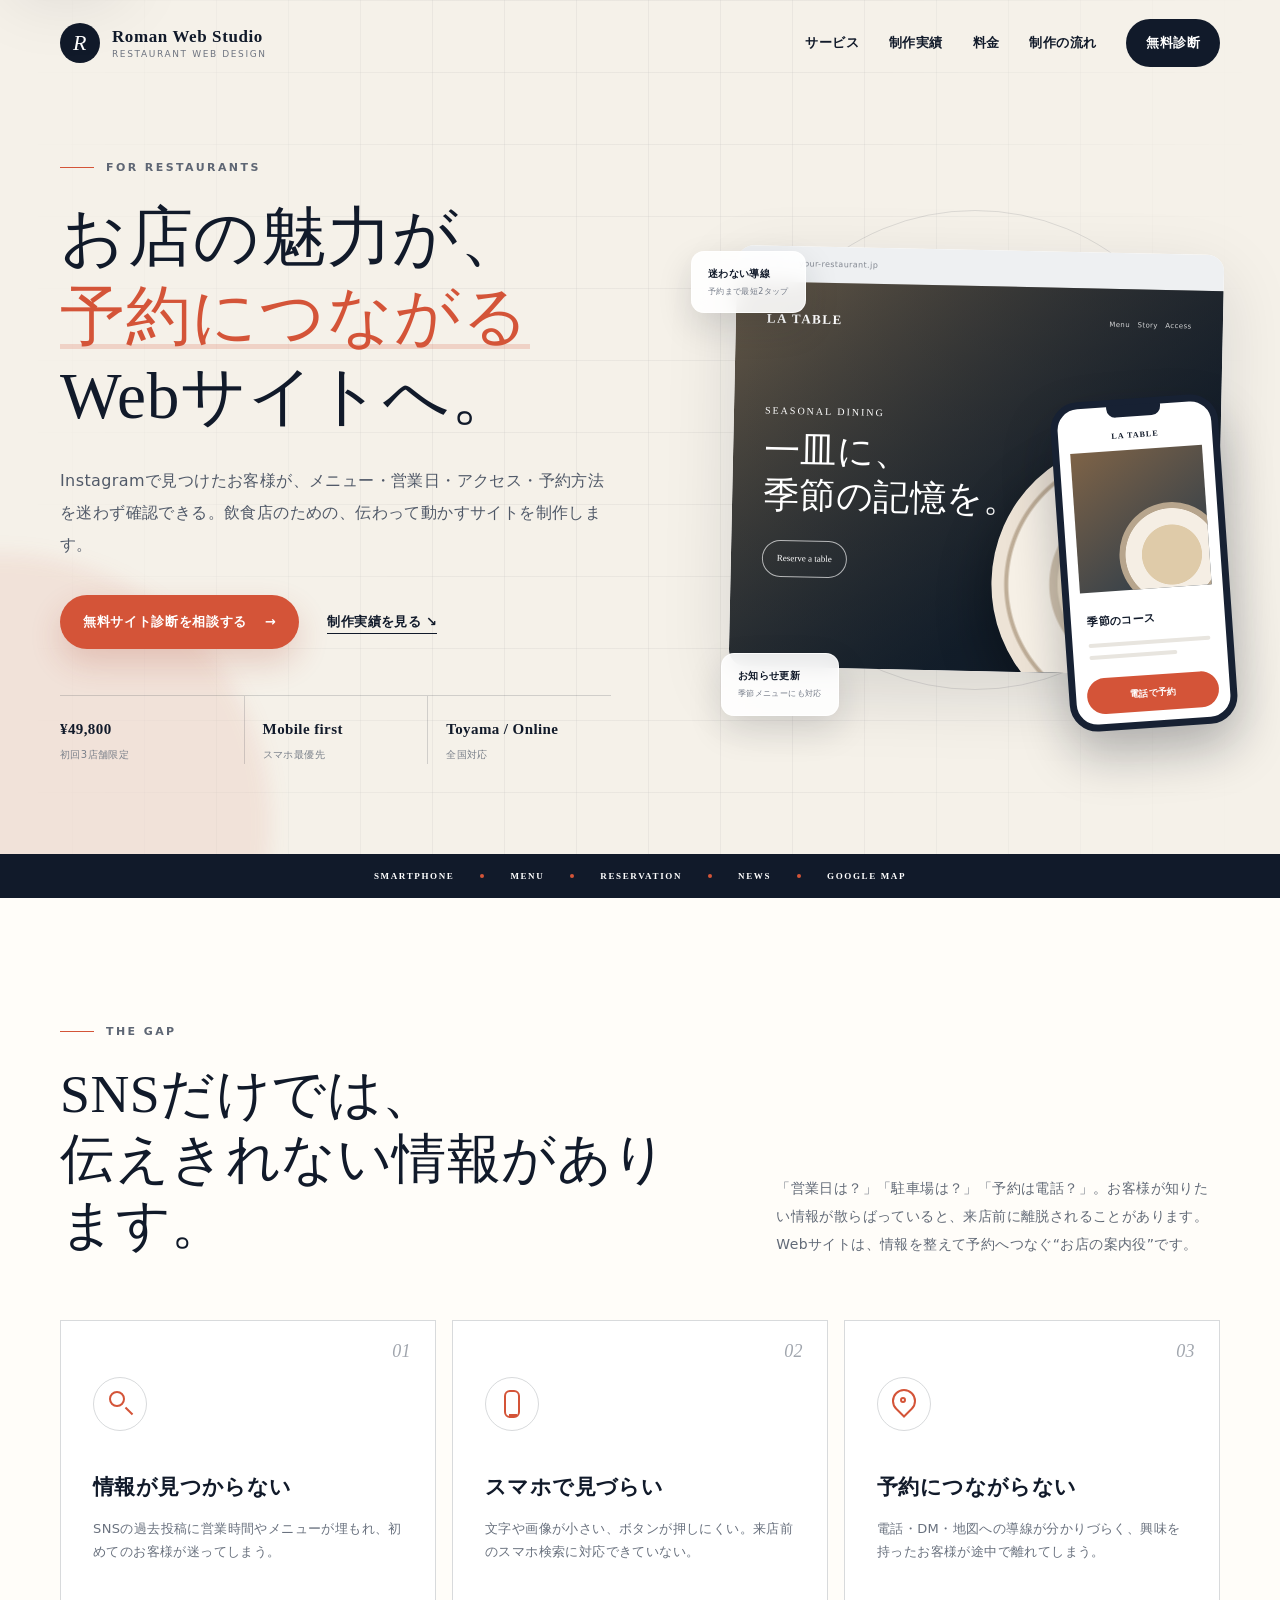
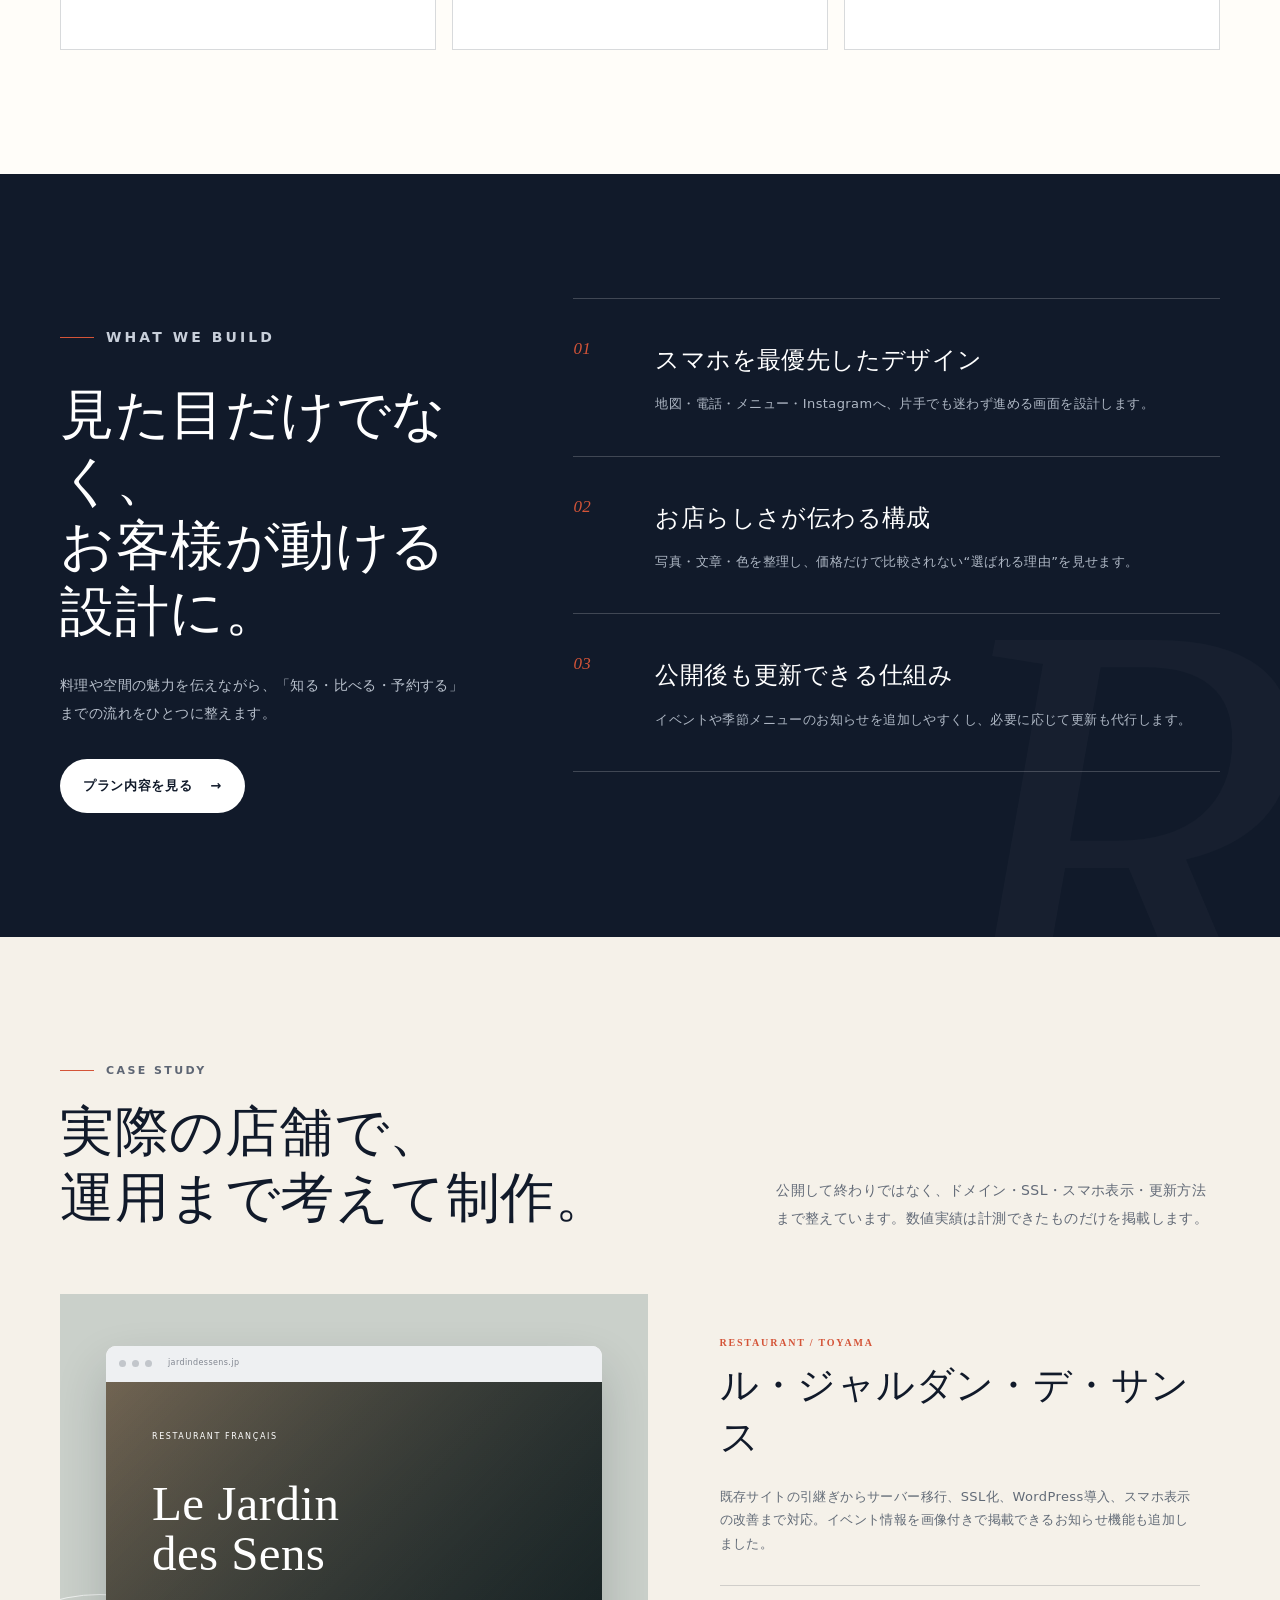
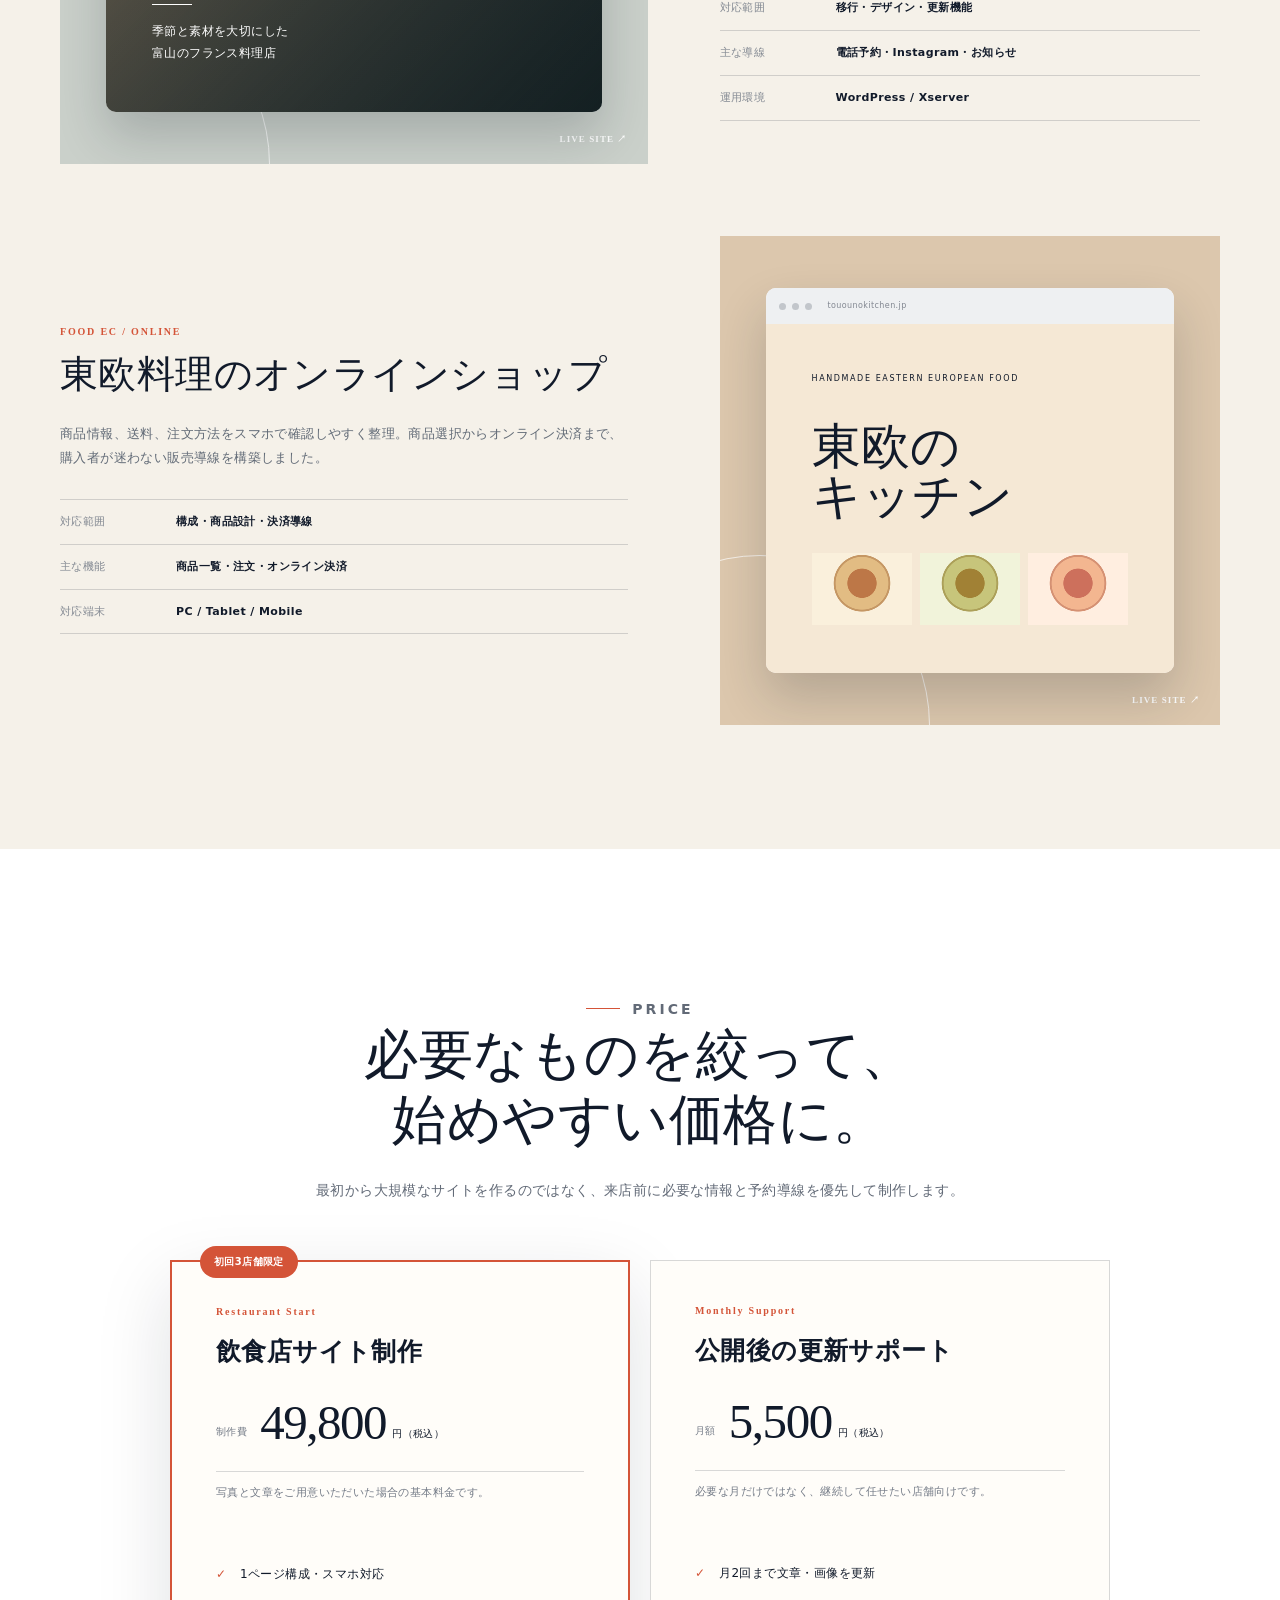
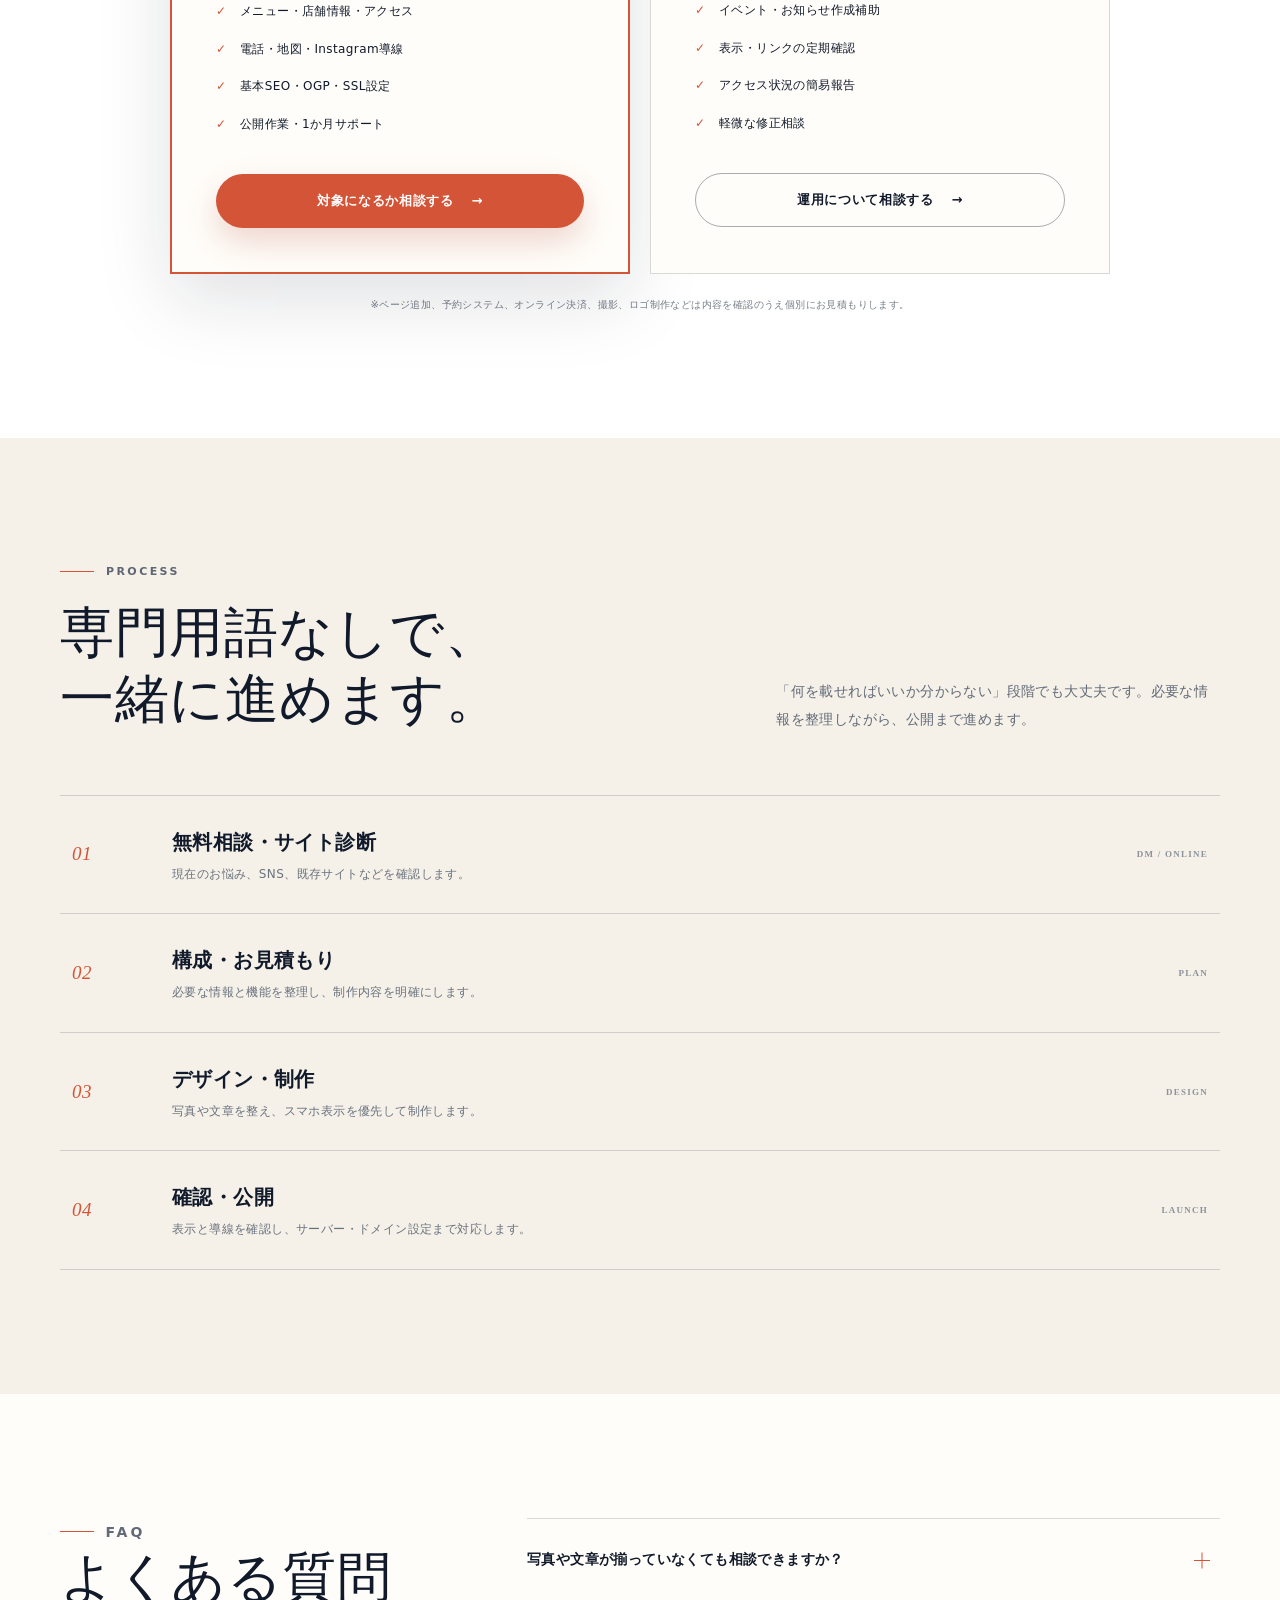
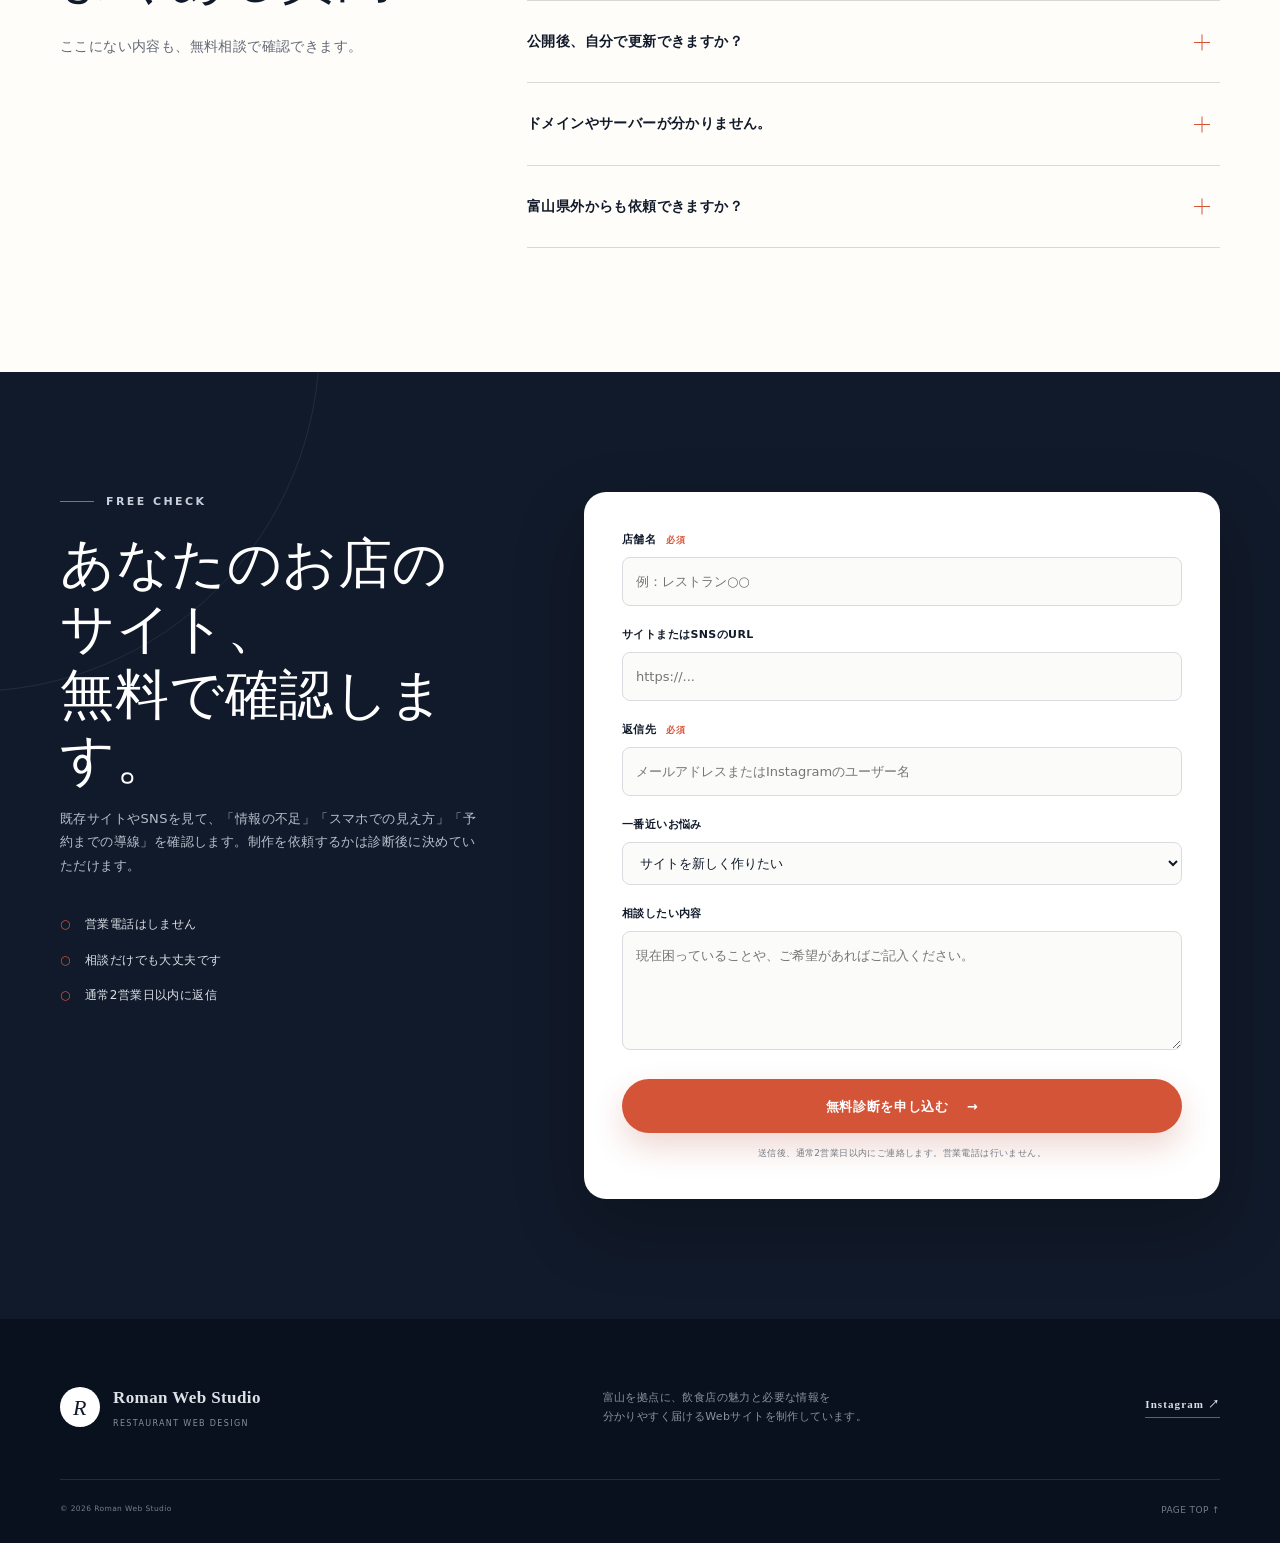
<file: index.html>
<!doctype html>
<html lang="ja">
<head>
  <meta charset="utf-8">
  <meta name="viewport" content="width=device-width, initial-scale=1">
  <meta name="theme-color" content="#111a2a">
  <meta name="description" content="富山の飲食店に特化したWebサイト制作。スマホ対応、メニュー・アクセス・予約導線、お知らせ機能まで、集客につながるサイトを制作します。">
  <meta property="og:type" content="website">
  <meta property="og:locale" content="ja_JP">
  <meta property="og:title" content="Roman Web Studio｜飲食店のためのWeb制作">
  <meta property="og:description" content="お店の魅力が、予約につながるサイトへ。富山を拠点に全国オンライン対応。">
  <title>Roman Web Studio｜飲食店のためのWeb制作</title>
  <link rel="icon" href="assets/favicon.svg" type="image/svg+xml">
  <link rel="stylesheet" href="styles.css">
  <script src="script.js" defer></script>
</head>
<body>
  <a class="skip-link" href="#main">本文へ移動</a>

  <header class="site-header" data-header>
    <div class="container header-inner">
      <a class="brand" href="#top" aria-label="Roman Web Studio ホーム">
        <span class="brand-mark" aria-hidden="true">R</span>
        <span><b>Roman Web Studio</b><small>Restaurant web design</small></span>
      </a>
      <button class="menu-button" type="button" aria-expanded="false" aria-controls="site-nav" data-menu-button>
        <span class="sr-only">メニューを開く</span><i></i><i></i>
      </button>
      <nav class="site-nav" id="site-nav" aria-label="メインメニュー" data-nav>
        <a href="#service">サービス</a>
        <a href="#works">制作実績</a>
        <a href="#price">料金</a>
        <a href="#flow">制作の流れ</a>
        <a class="nav-cta" href="#diagnosis">無料診断</a>
      </nav>
    </div>
  </header>

  <main id="main">
    <section class="hero" id="top">
      <div class="hero-grid-bg" aria-hidden="true"></div>
      <div class="container hero-layout">
        <div class="hero-copy reveal">
          <p class="eyebrow"><span></span> FOR RESTAURANTS</p>
          <h1>お店の魅力が、<br><em>予約につながる</em><br>Webサイトへ。</h1>
          <p class="hero-lead">Instagramで見つけたお客様が、メニュー・営業日・アクセス・予約方法を迷わず確認できる。飲食店のための、伝わって動かすサイトを制作します。</p>
          <div class="hero-actions">
            <a class="button button-primary" href="#diagnosis">無料サイト診断を相談する <span>→</span></a>
            <a class="text-link" href="#works">制作実績を見る <span>↘</span></a>
          </div>
          <ul class="hero-facts" aria-label="サービスの特徴">
            <li><b>¥49,800</b><span>初回3店舗限定</span></li>
            <li><b>Mobile first</b><span>スマホ最優先</span></li>
            <li><b>Toyama / Online</b><span>全国対応</span></li>
          </ul>
        </div>

        <div class="hero-showcase reveal reveal-delay" aria-label="飲食店サイトの制作イメージ">
          <div class="showcase-orbit orbit-one" aria-hidden="true"></div>
          <div class="showcase-orbit orbit-two" aria-hidden="true"></div>
          <div class="desktop-mockup">
            <div class="browser-bar"><span></span><span></span><span></span><small>your-restaurant.jp</small></div>
            <div class="restaurant-screen">
              <div class="screen-nav"><b>LA TABLE</b><i>Menu　Story　Access</i></div>
              <p>Seasonal dining</p>
              <strong>一皿に、<br>季節の記憶を。</strong>
              <button type="button" tabindex="-1">Reserve a table</button>
              <div class="screen-dish" aria-hidden="true"><i></i><i></i><i></i></div>
            </div>
          </div>
          <div class="phone-mockup" aria-hidden="true">
            <div class="phone-notch"></div>
            <div class="phone-brand">LA TABLE</div>
            <div class="phone-photo"><i></i></div>
            <div class="phone-copy"><b>季節のコース</b><span></span><span></span></div>
            <div class="phone-cta">電話で予約</div>
          </div>
          <div class="floating-note note-one"><b>迷わない導線</b><span>予約まで最短2タップ</span></div>
          <div class="floating-note note-two"><b>お知らせ更新</b><span>季節メニューにも対応</span></div>
        </div>
      </div>
    </section>

    <section class="trust-strip" aria-label="対応内容">
      <div class="container trust-inner">
        <span>SMARTPHONE</span><i></i><span>MENU</span><i></i><span>RESERVATION</span><i></i><span>NEWS</span><i></i><span>GOOGLE MAP</span>
      </div>
    </section>

    <section class="section problem" id="service">
      <div class="container">
        <div class="section-heading split reveal">
          <div><p class="eyebrow"><span></span> THE GAP</p><h2>SNSだけでは、<br>伝えきれない情報があります。</h2></div>
          <p>「営業日は？」「駐車場は？」「予約は電話？」。お客様が知りたい情報が散らばっていると、来店前に離脱されることがあります。Webサイトは、情報を整えて予約へつなぐ“お店の案内役”です。</p>
        </div>
        <div class="problem-grid">
          <article class="problem-card reveal"><span>01</span><div class="line-icon icon-search" aria-hidden="true"></div><h3>情報が見つからない</h3><p>SNSの過去投稿に営業時間やメニューが埋もれ、初めてのお客様が迷ってしまう。</p></article>
          <article class="problem-card reveal"><span>02</span><div class="line-icon icon-phone" aria-hidden="true"></div><h3>スマホで見づらい</h3><p>文字や画像が小さい、ボタンが押しにくい。来店前のスマホ検索に対応できていない。</p></article>
          <article class="problem-card reveal"><span>03</span><div class="line-icon icon-route" aria-hidden="true"></div><h3>予約につながらない</h3><p>電話・DM・地図への導線が分かりづらく、興味を持ったお客様が途中で離れてしまう。</p></article>
        </div>
      </div>
    </section>

    <section class="section solution-section">
      <div class="container solution-layout">
        <div class="solution-intro reveal">
          <p class="eyebrow light"><span></span> WHAT WE BUILD</p>
          <h2>見た目だけでなく、<br>お客様が動ける設計に。</h2>
          <p>料理や空間の魅力を伝えながら、「知る・比べる・予約する」までの流れをひとつに整えます。</p>
          <a class="button button-light" href="#price">プラン内容を見る <span>→</span></a>
        </div>
        <div class="solution-list">
          <article class="solution-item reveal"><b>01</b><div><h3>スマホを最優先したデザイン</h3><p>地図・電話・メニュー・Instagramへ、片手でも迷わず進める画面を設計します。</p></div></article>
          <article class="solution-item reveal"><b>02</b><div><h3>お店らしさが伝わる構成</h3><p>写真・文章・色を整理し、価格だけで比較されない“選ばれる理由”を見せます。</p></div></article>
          <article class="solution-item reveal"><b>03</b><div><h3>公開後も更新できる仕組み</h3><p>イベントや季節メニューのお知らせを追加しやすくし、必要に応じて更新も代行します。</p></div></article>
        </div>
      </div>
    </section>

    <section class="section works" id="works">
      <div class="container">
        <div class="section-heading split reveal">
          <div><p class="eyebrow"><span></span> CASE STUDY</p><h2>実際の店舗で、<br>運用まで考えて制作。</h2></div>
          <p>公開して終わりではなく、ドメイン・SSL・スマホ表示・更新方法まで整えています。数値実績は計測できたものだけを掲載します。</p>
        </div>

        <article class="case-study reveal">
          <a class="case-visual" href="https://jardindessens.jp/" target="_blank" rel="noopener noreferrer" aria-label="ル・ジャルダン・デ・サンスのサイトを見る">
            <div class="case-browser">
              <div class="case-bar"><span></span><span></span><span></span><em>jardindessens.jp</em></div>
              <div class="case-screen">
                <small>RESTAURANT FRANÇAIS</small><strong>Le Jardin<br>des Sens</strong><i></i><p>季節と素材を大切にした<br>富山のフランス料理店</p>
              </div>
            </div>
            <span class="case-open">LIVE SITE ↗</span>
          </a>
          <div class="case-content">
            <p class="case-label">RESTAURANT / TOYAMA</p>
            <h3>ル・ジャルダン・デ・サンス</h3>
            <p>既存サイトの引継ぎからサーバー移行、SSL化、WordPress導入、スマホ表示の改善まで対応。イベント情報を画像付きで掲載できるお知らせ機能も追加しました。</p>
            <dl class="case-details">
              <div><dt>対応範囲</dt><dd>移行・デザイン・更新機能</dd></div>
              <div><dt>主な導線</dt><dd>電話予約・Instagram・お知らせ</dd></div>
              <div><dt>運用環境</dt><dd>WordPress / Xserver</dd></div>
            </dl>
          </div>
        </article>

        <article class="case-study case-study-reverse reveal">
          <a class="case-visual case-visual-warm" href="https://touounokitchen.jp/" target="_blank" rel="noopener noreferrer" aria-label="東欧のキッチンのサイトを見る">
            <div class="case-browser">
              <div class="case-bar"><span></span><span></span><span></span><em>touounokitchen.jp</em></div>
              <div class="case-screen shop-screen">
                <small>HANDMADE EASTERN EUROPEAN FOOD</small><strong>東欧の<br>キッチン</strong><div class="product-row"><i></i><i></i><i></i></div>
              </div>
            </div>
            <span class="case-open">LIVE SITE ↗</span>
          </a>
          <div class="case-content">
            <p class="case-label">FOOD EC / ONLINE</p>
            <h3>東欧料理のオンラインショップ</h3>
            <p>商品情報、送料、注文方法をスマホで確認しやすく整理。商品選択からオンライン決済まで、購入者が迷わない販売導線を構築しました。</p>
            <dl class="case-details">
              <div><dt>対応範囲</dt><dd>構成・商品設計・決済導線</dd></div>
              <div><dt>主な機能</dt><dd>商品一覧・注文・オンライン決済</dd></div>
              <div><dt>対応端末</dt><dd>PC / Tablet / Mobile</dd></div>
            </dl>
          </div>
        </article>
      </div>
    </section>

    <section class="section price-section" id="price">
      <div class="container">
        <div class="section-heading centered reveal">
          <p class="eyebrow"><span></span> PRICE</p>
          <h2>必要なものを絞って、<br>始めやすい価格に。</h2>
          <p>最初から大規模なサイトを作るのではなく、来店前に必要な情報と予約導線を優先して制作します。</p>
        </div>
        <div class="price-grid">
          <article class="price-card featured reveal">
            <div class="price-badge">初回3店舗限定</div>
            <p class="price-name">Restaurant Start</p>
            <h3>飲食店サイト制作</h3>
            <div class="price"><small>制作費</small><strong>49,800</strong><span>円（税込）</span></div>
            <p class="price-note">写真と文章をご用意いただいた場合の基本料金です。</p>
            <ul>
              <li>1ページ構成・スマホ対応</li>
              <li>メニュー・店舗情報・アクセス</li>
              <li>電話・地図・Instagram導線</li>
              <li>基本SEO・OGP・SSL設定</li>
              <li>公開作業・1か月サポート</li>
            </ul>
            <a class="button button-primary full" href="#diagnosis">対象になるか相談する <span>→</span></a>
          </article>
          <article class="price-card reveal">
            <p class="price-name">Monthly Support</p>
            <h3>公開後の更新サポート</h3>
            <div class="price"><small>月額</small><strong>5,500</strong><span>円（税込）</span></div>
            <p class="price-note">必要な月だけではなく、継続して任せたい店舗向けです。</p>
            <ul>
              <li>月2回まで文章・画像を更新</li>
              <li>イベント・お知らせ作成補助</li>
              <li>表示・リンクの定期確認</li>
              <li>アクセス状況の簡易報告</li>
              <li>軽微な修正相談</li>
            </ul>
            <a class="button button-outline full" href="#diagnosis">運用について相談する <span>→</span></a>
          </article>
        </div>
        <p class="price-caution">※ページ追加、予約システム、オンライン決済、撮影、ロゴ制作などは内容を確認のうえ個別にお見積もりします。</p>
      </div>
    </section>

    <section class="section flow-section" id="flow">
      <div class="container">
        <div class="section-heading split reveal">
          <div><p class="eyebrow"><span></span> PROCESS</p><h2>専門用語なしで、<br>一緒に進めます。</h2></div>
          <p>「何を載せればいいか分からない」段階でも大丈夫です。必要な情報を整理しながら、公開まで進めます。</p>
        </div>
        <ol class="flow-list">
          <li class="reveal"><span>01</span><div><h3>無料相談・サイト診断</h3><p>現在のお悩み、SNS、既存サイトなどを確認します。</p></div><small>DM / ONLINE</small></li>
          <li class="reveal"><span>02</span><div><h3>構成・お見積もり</h3><p>必要な情報と機能を整理し、制作内容を明確にします。</p></div><small>PLAN</small></li>
          <li class="reveal"><span>03</span><div><h3>デザイン・制作</h3><p>写真や文章を整え、スマホ表示を優先して制作します。</p></div><small>DESIGN</small></li>
          <li class="reveal"><span>04</span><div><h3>確認・公開</h3><p>表示と導線を確認し、サーバー・ドメイン設定まで対応します。</p></div><small>LAUNCH</small></li>
        </ol>
      </div>
    </section>

    <section class="section faq-section">
      <div class="container faq-layout">
        <div class="faq-heading reveal"><p class="eyebrow"><span></span> FAQ</p><h2>よくある質問</h2><p>ここにない内容も、無料相談で確認できます。</p></div>
        <div class="faq-list">
          <details class="reveal"><summary>写真や文章が揃っていなくても相談できますか？<i></i></summary><p>可能です。必要な素材を一緒に整理し、文章のたたき台も作成します。撮影が必要な場合は別途ご相談ください。</p></details>
          <details class="reveal"><summary>公開後、自分で更新できますか？<i></i></summary><p>更新頻度に応じて、WordPressなどご自身で更新できる構成も提案できます。更新を任せたい場合は月額サポートをご利用いただけます。</p></details>
          <details class="reveal"><summary>ドメインやサーバーが分かりません。<i></i></summary><p>取得・設定・SSL化までサポートします。現在契約しているサービスがある場合は、内容を確認して最適な方法をご案内します。</p></details>
          <details class="reveal"><summary>富山県外からも依頼できますか？<i></i></summary><p>全国オンラインで対応しています。打ち合わせはメッセージやオンライン通話で進められます。</p></details>
        </div>
      </div>
    </section>

    <section class="diagnosis" id="diagnosis">
      <div class="container diagnosis-layout">
        <div class="diagnosis-copy reveal">
          <p class="eyebrow light"><span></span> FREE CHECK</p>
          <h2>あなたのお店のサイト、<br>無料で確認します。</h2>
          <p>既存サイトやSNSを見て、「情報の不足」「スマホでの見え方」「予約までの導線」を確認します。制作を依頼するかは診断後に決めていただけます。</p>
          <ul><li>営業電話はしません</li><li>相談だけでも大丈夫です</li><li>通常2営業日以内に返信</li></ul>
        </div>
        <form class="diagnosis-form reveal" action="https://script.google.com/macros/s/AKfycbxGLkk11lRCcmLAxJzLTEFxbgK1ufBiVwkAE5cfoLiKKZl_DBcK6m_amb0w99q_9EBE/exec" method="post" data-diagnosis-form>
          <label><span>店舗名 <em>必須</em></span><input type="text" name="store_name" autocomplete="organization" required placeholder="例：レストラン○○"></label>
          <label><span>サイトまたはSNSのURL</span><input type="url" name="site_url" inputmode="url" placeholder="https://..."></label>
          <label><span>返信先 <em>必須</em></span><input type="text" name="contact" autocomplete="email" required placeholder="メールアドレスまたはInstagramのユーザー名"></label>
          <label><span>一番近いお悩み</span><select name="concern"><option>サイトを新しく作りたい</option><option>今のサイトを改善したい</option><option>スマホ表示を見直したい</option><option>予約・問い合わせを増やしたい</option><option>更新を任せたい</option><option>まだ分からない</option></select></label>
          <label><span>相談したい内容</span><textarea name="message" rows="4" placeholder="現在困っていることや、ご希望があればご記入ください。"></textarea></label>
          <label class="form-honeypot" aria-hidden="true"><span>この項目は入力しないでください</span><input type="text" name="hp_field" tabindex="-1" autocomplete="off"></label>
          <button class="button button-primary full" type="submit" data-submit-button>無料診断を申し込む <span>→</span></button>
          <p class="form-help">送信後、通常2営業日以内にご連絡します。営業電話は行いません。</p>
          <div class="form-result" role="status" aria-live="polite" data-form-result hidden>
            <b>無料診断を受け付けました。</b><span>内容を確認し、通常2営業日以内にご連絡します。</span>
          </div>
        </form>
      </div>
    </section>
  </main>

  <footer class="site-footer">
    <div class="container footer-top">
      <div class="footer-brand"><span class="brand-mark">R</span><div><b>Roman Web Studio</b><small>Restaurant web design</small></div></div>
      <p>富山を拠点に、飲食店の魅力と必要な情報を<br>分かりやすく届けるWebサイトを制作しています。</p>
      <a href="https://www.instagram.com/roman.webstudio/" target="_blank" rel="noopener noreferrer">Instagram <span>↗</span></a>
    </div>
    <div class="container footer-bottom"><small>© <span data-year></span> Roman Web Studio</small><div><a href="#top">PAGE TOP ↑</a></div></div>
  </footer>
</body>
</html>
</file>
<file: styles.css>
:root {
  --ink: #111a2a;
  --ink-soft: #243047;
  --cream: #f5f1e9;
  --paper: #fffdf9;
  --sand: #e6dccb;
  --accent: #d45438;
  --accent-dark: #aa3925;
  --sage: #85917f;
  --line: rgba(17, 26, 42, .16);
  --shadow: 0 24px 70px rgba(12, 20, 35, .13);
  --radius: 22px;
  --container: 1160px;
}

*, *::before, *::after { box-sizing: border-box; }
html { scroll-behavior: smooth; scroll-padding-top: 88px; }
body {
  margin: 0;
  color: var(--ink);
  background: var(--paper);
  font-family: "Hiragino Kaku Gothic ProN", "Yu Gothic", "Meiryo", system-ui, sans-serif;
  line-height: 1.8;
  letter-spacing: .025em;
  -webkit-font-smoothing: antialiased;
}
body.menu-open { overflow: hidden; }
a { color: inherit; text-decoration: none; }
img { max-width: 100%; display: block; }
button, input, select, textarea { font: inherit; }
button, summary { -webkit-tap-highlight-color: transparent; }
.container { width: min(calc(100% - 48px), var(--container)); margin-inline: auto; }
.section { padding: 124px 0; }
.sr-only { position: absolute; width: 1px; height: 1px; padding: 0; margin: -1px; overflow: hidden; clip: rect(0, 0, 0, 0); white-space: nowrap; border: 0; }
.skip-link { position: fixed; left: 12px; top: -80px; z-index: 9999; background: #fff; padding: 10px 14px; border-radius: 8px; box-shadow: var(--shadow); }
.skip-link:focus { top: 12px; }

.site-header {
  position: fixed;
  inset: 0 0 auto;
  z-index: 100;
  transition: background .25s ease, box-shadow .25s ease, transform .25s ease;
}
.site-header.scrolled { background: rgba(255, 253, 249, .94); backdrop-filter: blur(16px); box-shadow: 0 1px 0 var(--line); }
.header-inner { height: 86px; display: flex; align-items: center; justify-content: space-between; gap: 24px; }
.brand { display: inline-flex; align-items: center; gap: 12px; line-height: 1.15; position: relative; z-index: 102; }
.brand-mark { width: 40px; height: 40px; display: grid; place-items: center; color: #fff; background: var(--ink); border-radius: 50%; font-family: Georgia, serif; font-size: 22px; font-style: italic; }
.brand b { display: block; font-family: Georgia, "Times New Roman", serif; font-size: 17px; letter-spacing: .035em; }
.brand small { display: block; margin-top: 3px; font-size: 9px; letter-spacing: .18em; text-transform: uppercase; color: #6e7480; }
.site-nav { display: flex; align-items: center; gap: 30px; font-size: 13px; font-weight: 700; }
.site-nav > a:not(.nav-cta) { position: relative; }
.site-nav > a:not(.nav-cta)::after { content: ""; position: absolute; left: 0; right: 100%; bottom: -5px; height: 1px; background: var(--accent); transition: right .25s ease; }
.site-nav > a:not(.nav-cta):hover::after { right: 0; }
.nav-cta { padding: 12px 20px; color: #fff; background: var(--ink); border-radius: 999px; }
.menu-button { display: none; }

.hero { min-height: 780px; padding: 158px 0 90px; background: var(--cream); position: relative; overflow: hidden; }
.hero-grid-bg { position: absolute; inset: 0; opacity: .3; background-image: linear-gradient(var(--line) 1px, transparent 1px), linear-gradient(90deg, var(--line) 1px, transparent 1px); background-size: 72px 72px; mask-image: linear-gradient(to right, transparent, black 35%, black 65%, transparent); }
.hero::before { content: ""; position: absolute; width: 540px; height: 540px; border-radius: 50%; background: rgba(212, 84, 56, .09); filter: blur(10px); left: -270px; bottom: -240px; }
.hero-layout { position: relative; display: grid; grid-template-columns: 1.02fr .98fr; align-items: center; gap: 80px; }
.eyebrow { margin: 0 0 20px; display: flex; align-items: center; gap: 12px; font-size: 11px; font-weight: 800; letter-spacing: .22em; color: #5e6674; }
.eyebrow span { width: 34px; height: 1px; background: var(--accent); }
.eyebrow.light { color: #c8cfda; }
.hero h1, .section-heading h2, .solution-intro h2, .diagnosis h2, .faq-heading h2 { margin: 0; font-family: Georgia, "Yu Mincho", "Hiragino Mincho ProN", serif; font-weight: 500; letter-spacing: .01em; line-height: 1.22; }
.hero h1 { font-size: clamp(43px, 5.1vw, 72px); }
.hero h1 em { color: var(--accent); font-style: normal; position: relative; }
.hero h1 em::after { content: ""; position: absolute; left: 0; right: 0; bottom: 3px; height: 5px; background: rgba(212, 84, 56, .2); }
.hero-lead { max-width: 600px; margin: 28px 0 0; font-size: 16px; color: #505968; line-height: 2; }
.hero-actions { display: flex; align-items: center; gap: 28px; margin-top: 34px; }
.button { min-height: 54px; padding: 14px 22px; border: 1px solid transparent; border-radius: 999px; display: inline-flex; align-items: center; justify-content: center; gap: 18px; cursor: pointer; font-size: 13px; font-weight: 800; letter-spacing: .05em; transition: transform .2s ease, background .2s ease, color .2s ease, box-shadow .2s ease; }
.button:hover { transform: translateY(-2px); }
.button-primary { color: #fff; background: var(--accent); box-shadow: 0 14px 32px rgba(170, 57, 37, .2); }
.button-primary:hover { background: var(--accent-dark); }
.button-light { color: var(--ink); background: #fff; }
.button-outline { color: var(--ink); border-color: rgba(17, 26, 42, .36); background: transparent; }
.button.full { width: 100%; }
.text-link { font-size: 13px; font-weight: 800; border-bottom: 1px solid var(--ink); }
.hero-facts { list-style: none; padding: 0; margin: 46px 0 0; display: grid; grid-template-columns: repeat(3, 1fr); border-top: 1px solid var(--line); }
.hero-facts li { padding: 20px 18px 0 0; }
.hero-facts li + li { padding-left: 18px; border-left: 1px solid var(--line); }
.hero-facts b, .hero-facts span { display: block; }
.hero-facts b { font-family: Georgia, serif; font-size: 15px; }
.hero-facts span { color: #7a808a; font-size: 10px; margin-top: 3px; }

.hero-showcase { position: relative; min-height: 570px; display: grid; align-items: center; }
.showcase-orbit { position: absolute; border: 1px solid rgba(17, 26, 42, .11); border-radius: 50%; }
.orbit-one { width: 480px; height: 480px; right: 1%; top: 6%; }
.orbit-two { width: 370px; height: 370px; right: 12%; top: 16%; border-style: dashed; }
.desktop-mockup { width: 92%; margin-left: auto; border-radius: 17px; overflow: hidden; box-shadow: var(--shadow); background: #fff; transform: rotate(1.2deg); position: relative; z-index: 2; }
.browser-bar, .case-bar { height: 36px; display: flex; align-items: center; gap: 6px; padding: 0 13px; background: #eef0f2; }
.browser-bar span, .case-bar span { width: 7px; height: 7px; border-radius: 50%; background: #c2c6cb; }
.browser-bar small, .case-bar em { margin-left: 10px; color: #828791; font-size: 8px; font-style: normal; }
.restaurant-screen { height: 385px; padding: 25px 31px; color: #fff; background: radial-gradient(circle at 77% 43%, rgba(245, 207, 158, .3) 0 8%, transparent 9%), linear-gradient(120deg, rgba(9, 19, 34, .18), rgba(9, 19, 34, .76)), linear-gradient(145deg, #7a684f, #1d2932 72%); position: relative; overflow: hidden; }
.screen-nav { display: flex; justify-content: space-between; align-items: center; position: relative; z-index: 2; }
.screen-nav b { font-family: Georgia, serif; letter-spacing: .12em; font-size: 13px; }
.screen-nav i { font-style: normal; font-size: 7px; opacity: .8; }
.restaurant-screen > p { margin: 72px 0 8px; font-family: Georgia, serif; font-size: 10px; text-transform: uppercase; letter-spacing: .2em; }
.restaurant-screen > strong { display: block; font-family: Georgia, "Yu Mincho", serif; font-size: 36px; font-weight: 400; line-height: 1.25; }
.restaurant-screen > button { margin-top: 22px; padding: 9px 14px; border: 1px solid rgba(255, 255, 255, .65); color: #fff; background: transparent; border-radius: 99px; font-family: Georgia, serif; font-size: 9px; }
.screen-dish { position: absolute; width: 290px; height: 290px; right: -64px; bottom: -55px; border-radius: 50%; background: radial-gradient(circle, #eddfc7 0 38%, #d0c2ad 39% 42%, #f7f1e7 43% 62%, #bfae98 63% 64%, #ede3d6 65%); box-shadow: -10px 20px 45px rgba(0, 0, 0, .28); }
.screen-dish i { position: absolute; border-radius: 60% 40% 65% 35%; background: #687a4b; }
.screen-dish i:nth-child(1) { width: 58px; height: 37px; left: 116px; top: 105px; transform: rotate(24deg); }
.screen-dish i:nth-child(2) { width: 45px; height: 20px; left: 90px; top: 145px; background: #b46538; }
.screen-dish i:nth-child(3) { width: 28px; height: 40px; left: 152px; top: 148px; background: #d9b94c; }
.phone-mockup { position: absolute; z-index: 4; right: -8px; bottom: 18px; width: 168px; height: 330px; padding: 20px 11px 12px; border: 7px solid #172133; border-radius: 28px; background: #fff; box-shadow: 0 24px 50px rgba(10, 18, 31, .28); transform: rotate(-4deg); }
.phone-notch { position: absolute; width: 54px; height: 12px; top: -1px; left: 50%; transform: translateX(-50%); border-radius: 0 0 9px 9px; background: #172133; }
.phone-brand { text-align: center; font: 700 8px Georgia, serif; letter-spacing: .13em; padding: 5px 0 10px; }
.phone-photo { height: 140px; background: linear-gradient(145deg, #7e6347, #26394a); position: relative; overflow: hidden; }
.phone-photo i { position: absolute; width: 105px; height: 105px; border-radius: 50%; right: -15px; bottom: -20px; background: radial-gradient(circle, #dfcba9 0 40%, #f5eee4 41% 62%, #b7a58d 63%); }
.phone-copy { padding: 14px 5px; }
.phone-copy b { font-family: "Yu Mincho", serif; font-size: 11px; }
.phone-copy span { display: block; height: 4px; margin-top: 8px; background: #e8e5df; border-radius: 8px; }
.phone-copy span:last-child { width: 72%; }
.phone-cta { margin-top: 5px; padding: 10px; text-align: center; color: #fff; background: var(--accent); border-radius: 20px; font-size: 9px; font-weight: 700; }
.floating-note { position: absolute; z-index: 5; padding: 13px 16px; border: 1px solid rgba(255, 255, 255, .8); border-radius: 13px; background: rgba(255, 255, 255, .9); backdrop-filter: blur(10px); box-shadow: 0 14px 35px rgba(20, 30, 45, .14); }
.floating-note b, .floating-note span { display: block; }
.floating-note b { font-size: 10px; }
.floating-note span { margin-top: 2px; font-size: 8px; color: #727986; }
.note-one { left: 0; top: 75px; }
.note-two { left: 30px; bottom: 30px; }

.trust-strip { padding: 17px 0; color: #fff; background: var(--ink); overflow: hidden; }
.trust-inner { display: flex; align-items: center; justify-content: center; gap: 26px; white-space: nowrap; font: 700 9px Georgia, serif; letter-spacing: .18em; }
.trust-inner i { width: 4px; height: 4px; border-radius: 50%; background: var(--accent); }

.section-heading.split { display: grid; grid-template-columns: 1fr .72fr; gap: 100px; align-items: end; margin-bottom: 62px; }
.section-heading.centered { max-width: 720px; margin: 0 auto 56px; text-align: center; }
.section-heading.centered .eyebrow { justify-content: center; }
.section-heading h2, .solution-intro h2, .diagnosis h2, .faq-heading h2 { font-size: clamp(35px, 4.2vw, 56px); }
.section-heading > p, .solution-intro > p, .faq-heading > p { margin: 0; color: #626a77; font-size: 14px; line-height: 2; }
.section-heading.centered > p { margin-top: 22px; }
.problem { background: var(--paper); }
.problem-grid { display: grid; grid-template-columns: repeat(3, 1fr); gap: 16px; }
.problem-card { min-height: 330px; padding: 32px; border: 1px solid var(--line); background: #fff; position: relative; transition: transform .25s ease, box-shadow .25s ease; }
.problem-card:hover { transform: translateY(-6px); box-shadow: var(--shadow); }
.problem-card > span { position: absolute; right: 24px; top: 20px; font: italic 18px Georgia, serif; color: #a1a6ae; }
.problem-card h3 { margin: 38px 0 10px; font-family: "Yu Mincho", serif; font-size: 21px; }
.problem-card p { margin: 0; color: #69717e; font-size: 13px; }
.line-icon { width: 54px; height: 54px; margin-top: 24px; border: 1px solid var(--line); border-radius: 50%; position: relative; }
.icon-search::before { content: ""; position: absolute; width: 16px; height: 16px; border: 2px solid var(--accent); border-radius: 50%; left: 15px; top: 13px; }
.icon-search::after { content: ""; position: absolute; width: 10px; height: 2px; background: var(--accent); transform: rotate(45deg); left: 30px; top: 32px; }
.icon-phone::before { content: ""; position: absolute; inset: 12px 18px; border: 2px solid var(--accent); border-radius: 6px; }
.icon-phone::after { content: ""; position: absolute; width: 8px; height: 2px; background: var(--accent); left: 23px; bottom: 14px; }
.icon-route::before { content: ""; position: absolute; width: 24px; height: 24px; border: 2px solid var(--accent); border-radius: 50% 50% 50% 0; transform: rotate(-45deg); left: 14px; top: 11px; }
.icon-route::after { content: ""; position: absolute; width: 6px; height: 6px; border: 2px solid var(--accent); border-radius: 50%; left: 22px; top: 19px; }

.solution-section { color: #fff; background: var(--ink); position: relative; overflow: hidden; }
.solution-section::after { content: "R"; position: absolute; right: -30px; bottom: -210px; color: rgba(255, 255, 255, .025); font: italic 620px Georgia, serif; line-height: 1; }
.solution-layout { display: grid; grid-template-columns: .78fr 1.22fr; gap: 100px; position: relative; z-index: 1; }
.solution-intro { align-self: start; position: sticky; top: 130px; }
.solution-intro > p { margin: 25px 0 32px; color: #b8c0cc; }
.solution-list { border-top: 1px solid rgba(255, 255, 255, .2); }
.solution-item { display: grid; grid-template-columns: 58px 1fr; gap: 24px; padding: 40px 0; border-bottom: 1px solid rgba(255, 255, 255, .2); }
.solution-item > b { font: italic 17px Georgia, serif; color: var(--accent); }
.solution-item h3 { margin: 0 0 10px; font-family: "Yu Mincho", serif; font-size: 24px; font-weight: 500; }
.solution-item p { margin: 0; color: #afb8c5; font-size: 13px; }

.works { background: var(--cream); }
.case-study { display: grid; grid-template-columns: 1.08fr .92fr; align-items: center; gap: 72px; margin-top: 72px; }
.case-study:first-of-type { margin-top: 0; }
.case-study-reverse .case-visual { order: 2; }
.case-visual { min-width: 0; padding: 52px 46px; background: #cad0ca; position: relative; overflow: hidden; }
.case-visual-warm { background: #dcc7ad; }
.case-visual::before { content: ""; position: absolute; width: 340px; height: 340px; border: 1px solid rgba(255, 255, 255, .7); border-radius: 50%; left: -130px; bottom: -170px; }
.case-browser { position: relative; z-index: 1; overflow: hidden; border-radius: 10px; background: #fff; box-shadow: 0 24px 50px rgba(18, 29, 38, .2); transition: transform .35s ease; }
.case-visual:hover .case-browser { transform: translateY(-5px) rotate(-.5deg); }
.case-screen { min-height: 330px; padding: 48px 46px; color: #fff; background: linear-gradient(135deg, rgba(13, 22, 24, .16), rgba(13, 22, 24, .72)), linear-gradient(130deg, #84735d, #25383c); }
.case-screen small { display: block; letter-spacing: .2em; font-size: 8px; }
.case-screen strong { display: block; margin-top: 35px; font: 400 49px/1.02 Georgia, serif; }
.case-screen > i { display: block; width: 40px; height: 1px; background: #fff; margin: 25px 0 16px; }
.case-screen > p { margin: 0; font-family: "Yu Mincho", serif; font-size: 12px; }
.shop-screen { color: var(--ink); background: #f5e8d5; }
.shop-screen strong { font-family: "Yu Mincho", serif; }
.product-row { display: grid; grid-template-columns: repeat(3, 1fr); gap: 8px; margin-top: 31px; }
.product-row i { height: 72px; background: radial-gradient(circle at 50% 42%, #bd7747 0 22%, #e2bc83 23% 40%, #c59764 41% 43%, #faf0dc 44%); }
.product-row i:nth-child(2) { filter: hue-rotate(23deg); }
.product-row i:nth-child(3) { filter: hue-rotate(-18deg); }
.case-open { position: absolute; right: 20px; bottom: 18px; color: #fff; font: 700 9px Georgia, serif; letter-spacing: .12em; }
.case-content { padding-right: 20px; }
.case-label, .price-name { margin: 0 0 12px; color: var(--accent); font: 700 10px Georgia, serif; letter-spacing: .18em; }
.case-content h3 { margin: 0 0 21px; font: 500 clamp(26px, 3vw, 39px)/1.35 "Yu Mincho", serif; }
.case-content > p:not(.case-label) { color: #626b77; font-size: 13px; }
.case-details { margin: 30px 0 0; border-top: 1px solid var(--line); }
.case-details div { display: grid; grid-template-columns: 96px 1fr; gap: 20px; padding: 12px 0; border-bottom: 1px solid var(--line); font-size: 11px; }
.case-details dt { color: #858b94; }
.case-details dd { margin: 0; font-weight: 700; }

.price-section { background: #fff; }
.price-grid { display: grid; grid-template-columns: repeat(2, 1fr); gap: 20px; max-width: 940px; margin: auto; align-items: stretch; }
.price-card { padding: 44px; border: 1px solid var(--line); background: var(--paper); position: relative; }
.price-card.featured { border: 2px solid var(--accent); box-shadow: var(--shadow); }
.price-badge { position: absolute; left: 28px; top: -16px; padding: 7px 14px; color: #fff; background: var(--accent); border-radius: 99px; font-size: 10px; font-weight: 800; }
.price-card h3 { margin: 0; font-family: "Yu Mincho", serif; font-size: 25px; }
.price { display: flex; align-items: flex-end; gap: 6px; margin: 24px 0 0; padding-bottom: 24px; border-bottom: 1px solid var(--line); }
.price small { margin: 0 7px 6px 0; color: #747b87; font-size: 10px; }
.price strong { font: 500 49px/1 Georgia, serif; letter-spacing: -.03em; }
.price span { margin-bottom: 4px; font-size: 10px; }
.price-note { min-height: 48px; color: #747b87; font-size: 11px; }
.price-card ul { list-style: none; margin: 25px 0 30px; padding: 0; }
.price-card li { padding: 8px 0 8px 24px; font-size: 12px; position: relative; }
.price-card li::before { content: "✓"; position: absolute; left: 0; color: var(--accent); font-weight: 900; }
.price-caution { margin: 22px 0 0; text-align: center; color: #777e89; font-size: 10px; }

.flow-section { background: var(--cream); }
.flow-list { list-style: none; margin: 0; padding: 0; border-top: 1px solid var(--line); }
.flow-list li { display: grid; grid-template-columns: 70px 1fr 120px; gap: 30px; align-items: center; padding: 28px 12px; border-bottom: 1px solid var(--line); }
.flow-list > li > span { font: italic 19px Georgia, serif; color: var(--accent); }
.flow-list h3 { margin: 0 0 4px; font-family: "Yu Mincho", serif; font-size: 20px; }
.flow-list p { margin: 0; color: #69717d; font-size: 12px; }
.flow-list small { justify-self: end; color: #8c929b; font: 700 9px Georgia, serif; letter-spacing: .14em; }

.faq-section { background: var(--paper); }
.faq-layout { display: grid; grid-template-columns: .68fr 1.32fr; gap: 110px; }
.faq-heading { align-self: start; position: sticky; top: 130px; }
.faq-heading > p:last-child { margin-top: 20px; }
.faq-list { border-top: 1px solid var(--line); }
.faq-list details { border-bottom: 1px solid var(--line); }
.faq-list summary { list-style: none; cursor: pointer; padding: 28px 52px 28px 0; font-weight: 700; font-size: 14px; position: relative; }
.faq-list summary::-webkit-details-marker { display: none; }
.faq-list summary i, .faq-list summary i::after { position: absolute; width: 16px; height: 1px; right: 10px; top: 50%; background: var(--accent); transition: transform .2s ease; }
.faq-list summary i::after { content: ""; inset: 0; transform: rotate(90deg); }
.faq-list details[open] summary i::after { transform: rotate(0); }
.faq-list details p { margin: -5px 52px 26px 0; color: #68717d; font-size: 12px; }

.diagnosis { padding: 120px 0; color: #fff; background: var(--ink); position: relative; overflow: hidden; }
.diagnosis::before { content: ""; position: absolute; width: 700px; height: 700px; border: 1px solid rgba(255, 255, 255, .08); border-radius: 50%; left: -380px; top: -380px; }
.diagnosis-layout { display: grid; grid-template-columns: .8fr 1.2fr; gap: 100px; align-items: start; position: relative; }
.diagnosis-copy > p:not(.eyebrow) { color: #b7bfcb; font-size: 13px; }
.diagnosis-copy ul { list-style: none; padding: 0; margin: 30px 0 0; }
.diagnosis-copy li { padding: 7px 0 7px 25px; color: #dce1e8; font-size: 12px; position: relative; }
.diagnosis-copy li::before { content: "○"; position: absolute; left: 0; color: var(--accent); }
.diagnosis-form { padding: 38px; color: var(--ink); background: #fff; border-radius: var(--radius); box-shadow: 0 28px 70px rgba(0, 0, 0, .24); }
.diagnosis-form label { display: block; margin-bottom: 19px; }
.diagnosis-form label > span { display: block; margin-bottom: 7px; font-size: 11px; font-weight: 800; }
.diagnosis-form em { margin-left: 6px; color: var(--accent); font-size: 9px; font-style: normal; }
.diagnosis-form input, .diagnosis-form select, .diagnosis-form textarea { width: 100%; border: 1px solid #d8dbe0; border-radius: 8px; background: #fbfbfa; color: var(--ink); padding: 12px 13px; outline: none; font-size: 13px; }
.diagnosis-form input:focus, .diagnosis-form select:focus, .diagnosis-form textarea:focus { border-color: var(--accent); box-shadow: 0 0 0 3px rgba(212, 84, 56, .1); }
.diagnosis-form textarea { resize: vertical; min-height: 110px; }
.diagnosis-form .form-honeypot { position: absolute; left: -9999px; width: 1px; height: 1px; overflow: hidden; }
.diagnosis-form button:disabled { cursor: wait; opacity: .72; transform: none; }
.form-help { margin: 12px 0 0; color: #747b85; text-align: center; font-size: 9px; }
.form-result { margin-top: 16px; padding: 16px; border: 1px solid rgba(212, 84, 56, .3); border-radius: 9px; background: #fff6f3; }
.form-result b, .form-result span { display: block; }
.form-result b { color: var(--accent-dark); font-size: 12px; }
.form-result span { margin: 4px 0 9px; color: #646c77; font-size: 10px; }
.form-result a { font-size: 11px; font-weight: 800; text-decoration: underline; }

.site-footer { padding: 64px 0 24px; color: #dce1e8; background: #0a111e; }
.footer-top { display: grid; grid-template-columns: 1fr 1fr auto; gap: 50px; align-items: center; padding-bottom: 48px; }
.footer-brand { display: flex; align-items: center; gap: 13px; }
.footer-brand .brand-mark { background: #fff; color: var(--ink); }
.footer-brand b, .footer-brand small { display: block; }
.footer-brand b { font-family: Georgia, serif; font-size: 17px; }
.footer-brand small { margin-top: 3px; color: #858e9c; font-size: 8px; letter-spacing: .17em; text-transform: uppercase; }
.footer-top p { margin: 0; color: #8992a1; font-size: 11px; }
.footer-top > a { padding-bottom: 5px; border-bottom: 1px solid #5c6470; font: 700 11px Georgia, serif; letter-spacing: .1em; }
.footer-bottom { display: flex; justify-content: space-between; padding-top: 22px; border-top: 1px solid rgba(255, 255, 255, .11); color: #737d8d; font-size: 9px; }

.reveal { opacity: 0; transform: translateY(20px); transition: opacity .65s ease, transform .65s ease; }
.reveal.is-visible { opacity: 1; transform: translateY(0); }
.reveal-delay { transition-delay: .15s; }

@media (max-width: 980px) {
  .container { width: min(calc(100% - 36px), var(--container)); }
  .site-nav { gap: 18px; }
  .hero-layout { grid-template-columns: 1fr; gap: 35px; }
  .hero { padding-top: 140px; }
  .hero-copy { max-width: 720px; }
  .hero-showcase { max-width: 680px; width: 100%; margin: auto; }
  .section-heading.split, .solution-layout, .faq-layout, .diagnosis-layout { gap: 60px; }
  .case-study { gap: 40px; }
  .case-visual { padding: 36px 28px; }
}

@media (max-width: 760px) {
  html { scroll-padding-top: 74px; }
  body.menu-open .site-header {
    height: 100vh;
    height: 100dvh;
    background: var(--cream);
    box-shadow: none;
    -webkit-backdrop-filter: none;
    backdrop-filter: none;
  }
  .container { width: min(calc(100% - 30px), var(--container)); }
  .section { padding: 84px 0; }
  .header-inner { height: 72px; }
  .brand b { font-size: 15px; }
  .brand small { font-size: 7px; }
  .brand-mark { width: 36px; height: 36px; }
  .menu-button { position: relative; z-index: 102; display: grid; place-content: center; gap: 7px; width: 44px; height: 44px; border: 0; background: transparent; cursor: pointer; }
  .menu-button i { display: block; width: 25px; height: 1px; background: var(--ink); transition: transform .25s ease; }
  .menu-button[aria-expanded="true"] i:first-of-type { transform: translateY(4px) rotate(45deg); }
  .menu-button[aria-expanded="true"] i:last-of-type { transform: translateY(-4px) rotate(-45deg); }
  .site-nav { position: absolute; z-index: 101; inset: 72px 0 auto; height: calc(100vh - 72px); height: calc(100dvh - 72px); display: flex; flex-direction: column; align-items: stretch; justify-content: flex-start; gap: 0; padding: 26px 30px 40px; overflow-y: auto; overscroll-behavior: contain; background: var(--cream); transform: translateX(100%); visibility: hidden; transition: transform .3s ease, visibility .3s ease; }
  .site-nav.open { transform: translateX(0); visibility: visible; }
  .site-nav > a { padding: 15px 6px; border-bottom: 1px solid var(--line); font: 500 25px "Yu Mincho", serif; }
  .site-nav .nav-cta { margin-top: 28px; padding: 16px; border: 0; border-radius: 99px; text-align: center; color: #fff; font: 700 13px system-ui, sans-serif; }

  .hero { min-height: auto; padding: 120px 0 64px; }
  .hero-layout { gap: 12px; }
  .hero h1 { font-size: clamp(39px, 12vw, 58px); }
  .hero-lead { font-size: 14px; line-height: 1.9; }
  .hero-actions { align-items: stretch; flex-direction: column; gap: 17px; }
  .hero-actions .button { width: 100%; }
  .text-link { align-self: center; }
  .hero-facts { margin-top: 35px; }
  .hero-facts li { padding-top: 15px; }
  .hero-facts b { font-size: 11px; }
  .hero-facts span { font-size: 8px; }
  .hero-showcase { min-height: 440px; margin-top: 22px; }
  .desktop-mockup { width: 95%; margin-right: 5%; }
  .restaurant-screen { height: 310px; padding: 20px; }
  .restaurant-screen > p { margin-top: 55px; }
  .restaurant-screen > strong { font-size: 29px; }
  .screen-dish { width: 210px; height: 210px; right: -55px; bottom: -35px; }
  .screen-dish i:nth-child(1) { left: 82px; top: 75px; }
  .screen-dish i:nth-child(2) { left: 60px; top: 105px; }
  .screen-dish i:nth-child(3) { left: 105px; top: 110px; }
  .phone-mockup { width: 132px; height: 270px; right: -3px; bottom: 6px; border-width: 5px; border-radius: 23px; }
  .phone-photo { height: 106px; }
  .phone-copy { padding: 10px 4px; }
  .floating-note { display: none; }
  .orbit-one { width: 340px; height: 340px; }
  .orbit-two { width: 260px; height: 260px; }
  .trust-inner { justify-content: flex-start; width: max-content; animation: marquee 22s linear infinite; }
  @keyframes marquee { to { transform: translateX(-45%); } }

  .section-heading.split, .solution-layout, .faq-layout, .diagnosis-layout { grid-template-columns: 1fr; gap: 34px; }
  .section-heading.split { margin-bottom: 42px; }
  .section-heading h2, .solution-intro h2, .diagnosis h2, .faq-heading h2 { font-size: 36px; }
  .problem-grid { grid-template-columns: 1fr; }
  .problem-card { min-height: 0; padding: 28px; }
  .problem-card h3 { margin-top: 28px; }
  .solution-intro, .faq-heading { position: static; }
  .solution-item { grid-template-columns: 38px 1fr; gap: 14px; padding: 30px 0; }
  .solution-item h3 { font-size: 20px; }
  .case-study { grid-template-columns: 1fr; gap: 30px; margin-top: 80px; }
  .case-study-reverse .case-visual { order: 0; }
  .case-visual { padding: 28px 18px; }
  .case-screen { min-height: 270px; padding: 32px 28px; }
  .case-screen strong { font-size: 40px; }
  .case-content { padding-right: 0; }
  .price-grid { grid-template-columns: 1fr; }
  .price-card { padding: 36px 25px; }
  .price strong { font-size: 44px; }
  .price-note { min-height: 0; }
  .flow-list li { grid-template-columns: 45px 1fr; gap: 16px; padding: 24px 4px; }
  .flow-list small { display: none; }
  .diagnosis { padding: 84px 0; }
  .diagnosis-form { padding: 28px 20px; }
  .footer-top { grid-template-columns: 1fr; gap: 24px; }
  .footer-bottom { align-items: center; }
}

@media (prefers-reduced-motion: reduce) {
  html { scroll-behavior: auto; }
  *, *::before, *::after { animation-duration: .01ms !important; animation-iteration-count: 1 !important; transition-duration: .01ms !important; }
  .reveal { opacity: 1; transform: none; }
}
</file>
